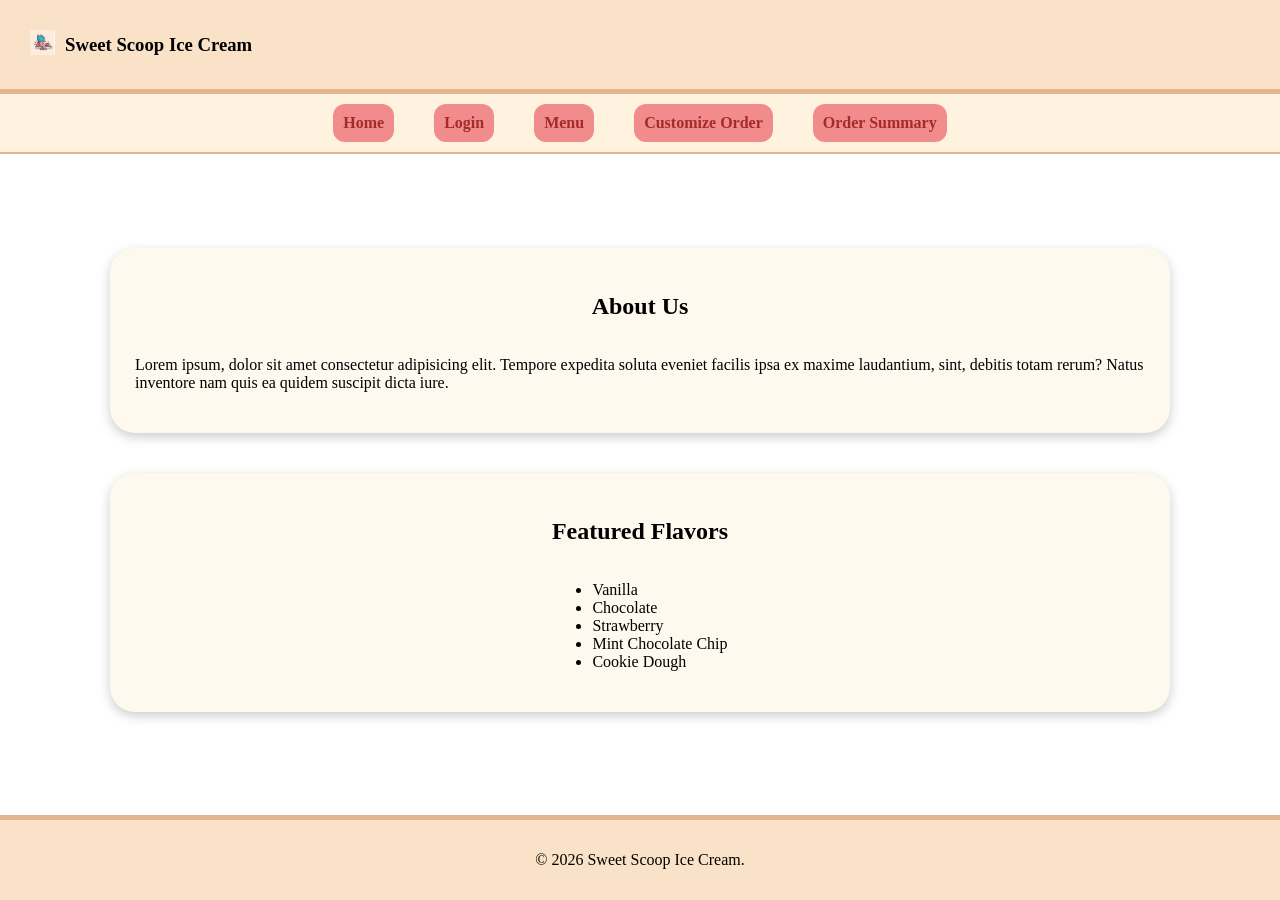
<file: index.html>
<!DOCTYPE html>
<!--
Group Members:
1. Youssef Ibrahim (UCID: 30245637)
2. Alexander Gamble (UCID: 30194498)
-->
<html lang="en">

<head>
    <meta charset="UTF-8">
    <meta name="viewport" content="width=device-width, initial-scale=1.0">
    <link rel="stylesheet" href="styles.css">
    <title>Sweet Scoop Ice Cream</title>
</head>

<body>
    <header id="page_header">
        <div>
            <div><img src="img/logo.jpeg" alt="Sweet Scoop Ice Cream Logo"></div>
        </div>

        <div>
            <h3>Sweet Scoop Ice Cream</h3>
        </div>
    </header>

    <nav>
        <ul>
            <li><a href="index.html">Home</a></li>
            <li><a href="login.html">Login</a></li>
            <li><a href="menu_view.html">Menu</a></li>
            <li><a href="customize_order.html">Customize Order</a></li>
            <li><a href="order_summary.html">Order Summary</a></li>
        </ul>
    </nav>

    <main class="index_main">
        <section id="about_us">
            <h2>About Us</h2>
            <p>Lorem ipsum, dolor sit amet consectetur adipisicing elit. Tempore expedita soluta eveniet facilis ipsa ex maxime laudantium, sint, debitis totam rerum? Natus inventore nam quis ea quidem suscipit dicta iure.</p>
        </section>

        <section id="featured_flavors">
            <h2>Featured Flavors</h2>
            <ul>
                <li>Vanilla</li>
                <li>Chocolate</li>
                <li>Strawberry</li>
                <li>Mint Chocolate Chip</li>
                <li>Cookie Dough</li>
            </ul>
        </section>
    </main>

    <footer>
        <p>&copy; 2026 Sweet Scoop Ice Cream.</p>
    </footer>
</body>

</html>
</file>
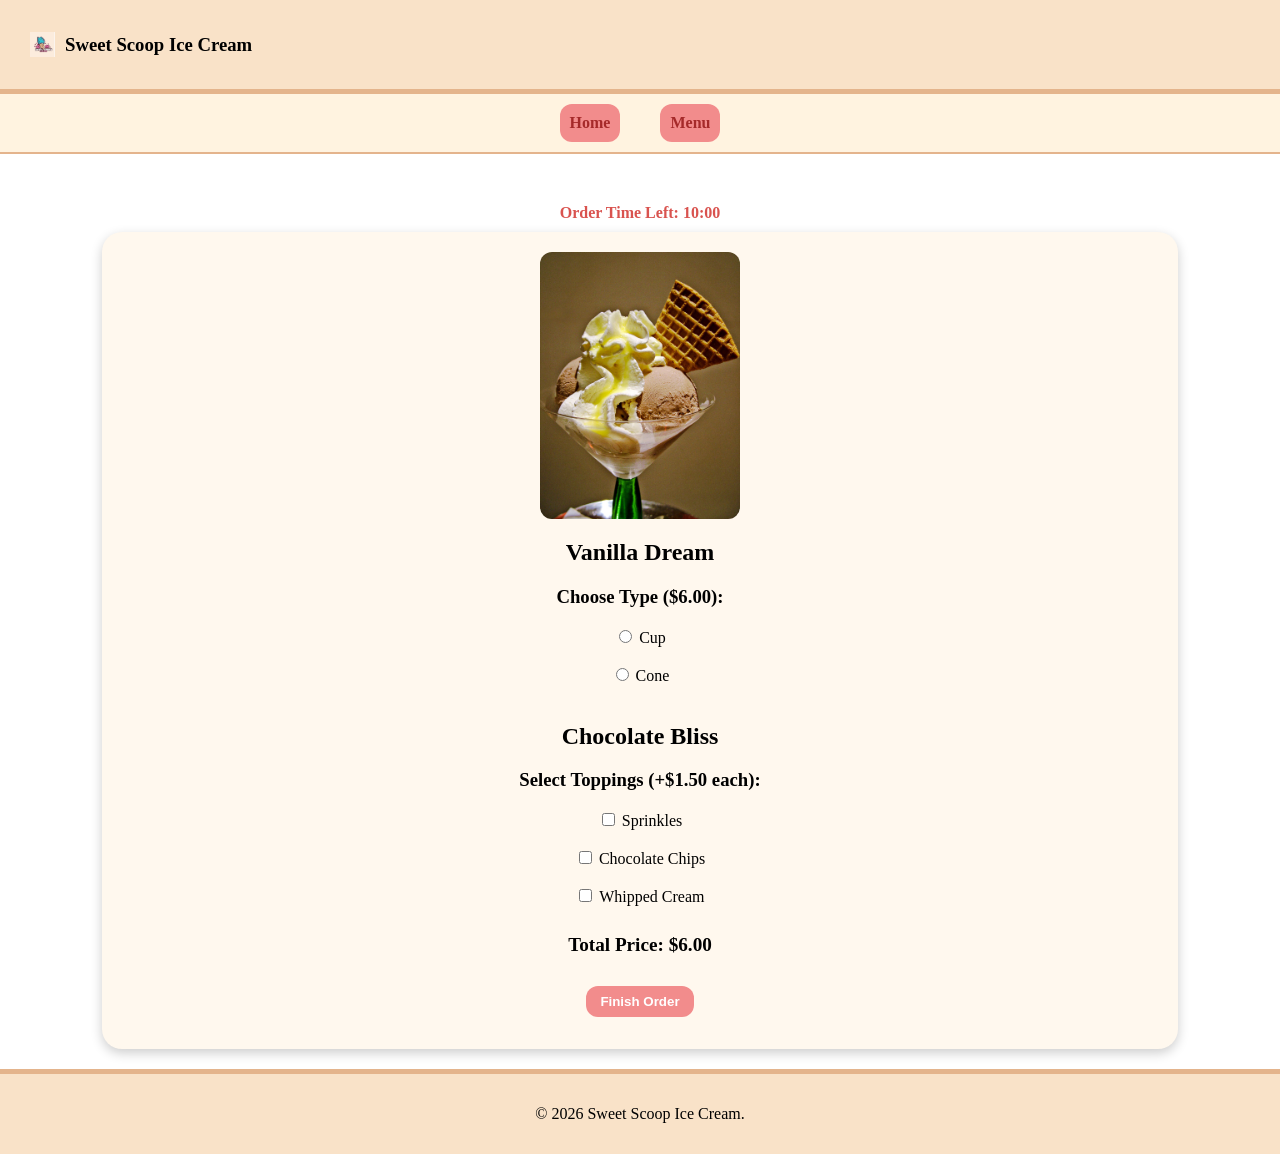
<file: customize_order.html>
<!DOCTYPE html>
<html lang="en">
<head>
    <meta charset="UTF-8">
    <meta name="viewport" content="width=device-width, initial-scale=1.0">
    <title>Customize Order</title>
    <link rel="stylesheet" href="styles.css">
    <style>
        #timer { font-weight: bold; color: #d9534f; margin-bottom: 10px; }
        #price-display { font-size: 1.2em; margin-top: 10px; font-weight: bold; }
    </style>
</head>

<body>
    <header id="page_header">
        <div><img src="img/logo.jpeg" alt="Sweet Scoop Ice Cream Logo"></div>
        <div><h3>Sweet Scoop Ice Cream</h3></div>
    </header>

    <nav>
        <ul>
            <li><a href="index.html">Home</a></li>
            <li><a href="menu_view.html">Menu</a></li>
        </ul>
    </nav>

    <main class="customize_order_main">
        <!-- 1. Order Timer -->
        <div id="timer">Order Time Left: <span id="time">10:00</span></div>

        <form id="iceCreamForm" action="order_summary.html" onsubmit="return validateOrder()">
            <div>
                <img src="img/icecream.jpg" alt="icecream image" id="customize_order_img">
            </div>

            <h2>Vanilla Dream</h2>
            <h3>Choose Type ($6.00):</h3>
            <input type="radio" id="type_cup" name="iceCreamType" value="Cup">
            <label for="type_cup">Cup</label><br><br>
            <input type="radio" id="type_cone" name="iceCreamType" value="Cone">
            <label for="type_cone">Cone</label><br><br>

            <h2>Chocolate Bliss</h2>
            <h3>Select Toppings (+$1.50 each):</h3>
            <!-- Added class 'topping' for easy price calculation -->
            <input type="checkbox" class="topping" id="topping1" name="topping" value="Sprinkles">
            <label for="topping1">Sprinkles</label><br><br>
            <input type="checkbox" class="topping" id="topping2" name="topping" value="Chocolate Chips">
            <label for="topping2">Chocolate Chips</label><br><br>
            <input type="checkbox" class="topping" id="topping3" name="topping" value="Whipped Cream">
            <label for="topping3">Whipped Cream</label><br><br>

            <!-- 2. Price Display -->
            <div id="price-display">Total Price: $6.00</div>

            <br>
            <button type="submit">Finish Order</button>
        </form>
    </main>

    <script>
    // 1. Timer Logic
    let totalSeconds = 600;
    const timerDisplay = document.getElementById('time');

    const countdown = setInterval(() => {
        let mins = Math.floor(totalSeconds / 60);
        let secs = totalSeconds % 60;

        let formattedMins = mins < 10 ? '0' + mins : mins;
        let formattedSecs = secs < 10 ? '0' + secs : secs;

        timerDisplay.textContent = `${formattedMins}:${formattedSecs}`;

        if (totalSeconds <= 0) {
            clearInterval(countdown);
            timerDisplay.style.color = "red";
            //alert("Your order session has expired. Please refresh the page.");
            window.location.href = "order_summary.html"
        } else {
            totalSeconds--;
        }
    }, 1000);

    // 2. Price Calculation Logic
    const form = document.getElementById('iceCreamForm');
    const priceDisplay = document.getElementById('price-display');

    // Function to calculate and update the total price
    function updatePrice() {
        const basePrice = 6.00;
        // Count how many checkboxes with the class 'topping' are checked
        const toppingCount = document.querySelectorAll('.topping:checked').length;
        const total = basePrice + (toppingCount * 1.50);
        
        priceDisplay.textContent = `Total Price: $${total.toFixed(2)}`;
    }

    // Listen for any change in the form (radio buttons or checkboxes)
    form.addEventListener('change', updatePrice);

    // 3. Selection Validation
    function validateOrder() {
        // Check if a radio button for Type (Cup/Cone) is selected
        const typeSelected = document.querySelector('input[name="iceCreamType"]:checked');
        // Check if at least one topping checkbox is selected
        const toppingSelected = document.querySelector('.topping:checked');

        if (!typeSelected) {
            alert("Selection Missing: Please choose a base type (Cup or Cone).");
            return false; // Prevents form submission
        }

        if (!toppingSelected) {
            alert("Selection Missing: Please select at least one topping for your Chocolate Bliss.");
            return false; // Prevents form submission
        }

        return true; // Allows form to submit to order_summary.html
    }
</script>


    <footer>
        <p>&copy; 2026 Sweet Scoop Ice Cream.</p>
    </footer>
</body>
</html>
</file>
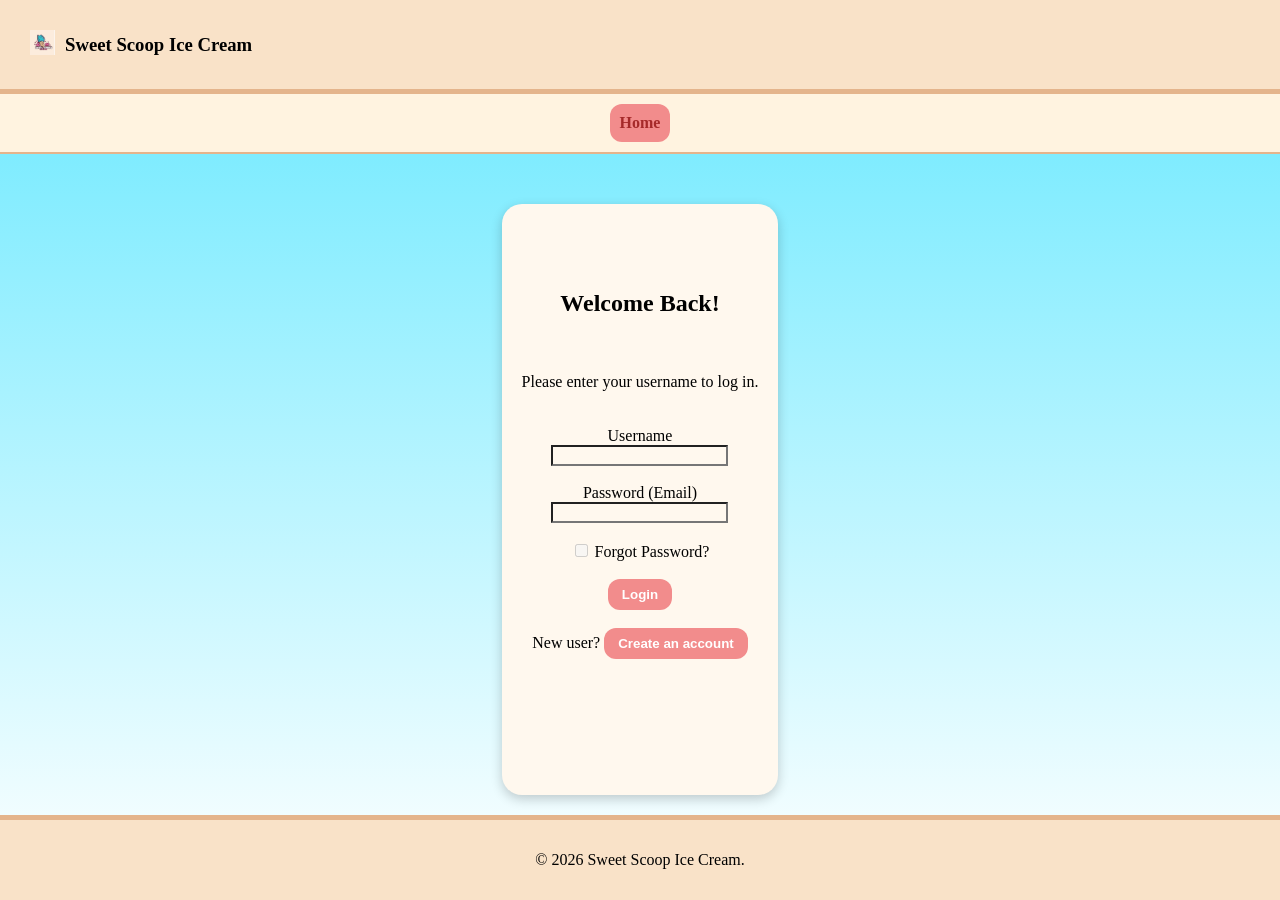
<file: login.html>
<!DOCTYPE html>
<html lang="en">

<head>
    <meta charset="UTF-8">
    <meta name="viewport" content="width=device-width, initial-scale=1.0">
    <link rel="stylesheet" href="styles.css">
    <title>Login</title>
</head>

<body class="signupBack">
    <header id="page_header">
        <div>
            <div><img src="img/logo.jpeg" alt="Sweet Scoop Ice Cream Logo"></div>
        </div>

        <div>
            <h3>Sweet Scoop Ice Cream</h3>
        </div>
    </header>

    <nav>
        <ul>
            <li><a href="index.html">Home</a></li>
        </ul>
    </nav>

    <main class="login_main">
        <div id="login_container">
            <h2>Welcome Back!</h2>
            <p>Please enter your username to log in.</p>
            <form id="login_form">
                <label for="username">Username</label><br>
                <input type="text" id="username" name="username" required><br><br>

                <label for="password">Password (Email)</label><br>
                <input type="password" id="password" name="password" required><br><br>

                <div>
                    <input type="checkbox" id="forgot_password" name="forgot_password" disabled>
                    <label for="forgot_password">Forgot Password?</label><br><br>
                </div>

                <button id="loginbutton">Login</button>

                <br />
                <br />
                <label for="signupbutton">New user?</label>
                <button id="signupbutton" onclick="window.location.href='signup.html'">Create an account</button>

            </form>
            <div id="messageBox" class="message-box"></div>
        </div>
    </main>

    <footer>
        <p>&copy; 2026 Sweet Scoop Ice Cream.</p>
    </footer>
</body>

<script>

    const loginbutton = document.getElementById('loginbutton');

    function showMessage(messages, type) {
        const box = document.getElementById('messageBox');
        box.className = 'message-box ' + (type === 'error' ? 'error-box' : 'success-box');
        box.innerHTML = Array.isArray(messages) ? messages.join('<br>') : messages;
        box.style.display = 'block';
        type === 'error' ? box.className = 'error' : box.className = 'success';
    }

    async function fetchData() {
        try {
            const response = await fetch('https://jsonplaceholder.typicode.com/users');
            const data = await response.json();
            return data;
        } catch (e) {
            console.error("Error fetching data: ", e.message);
        }
    }

    async function login(event) {
        event.preventDefault();
        const usernameInput = document.getElementById('username').value;
        const passwordInput = document.getElementById('password').value;

        const users = await fetchData();
        console.log(users);

        const user = users.find(u => u.username.toLowerCase() === usernameInput.toLowerCase() && u.email === passwordInput);
        if (user) {
            showMessage("Welcome, " + user.name + "! Redirecting to menu...", "success");
            setTimeout(() => {
                window.location.href = "menu_view.html";
            }, 2000);
        } else {
            showMessage("Invalid username or password. Please try again.", "error");
        }
    }

    loginbutton.addEventListener('click', login);
</script>
</html>
</file>
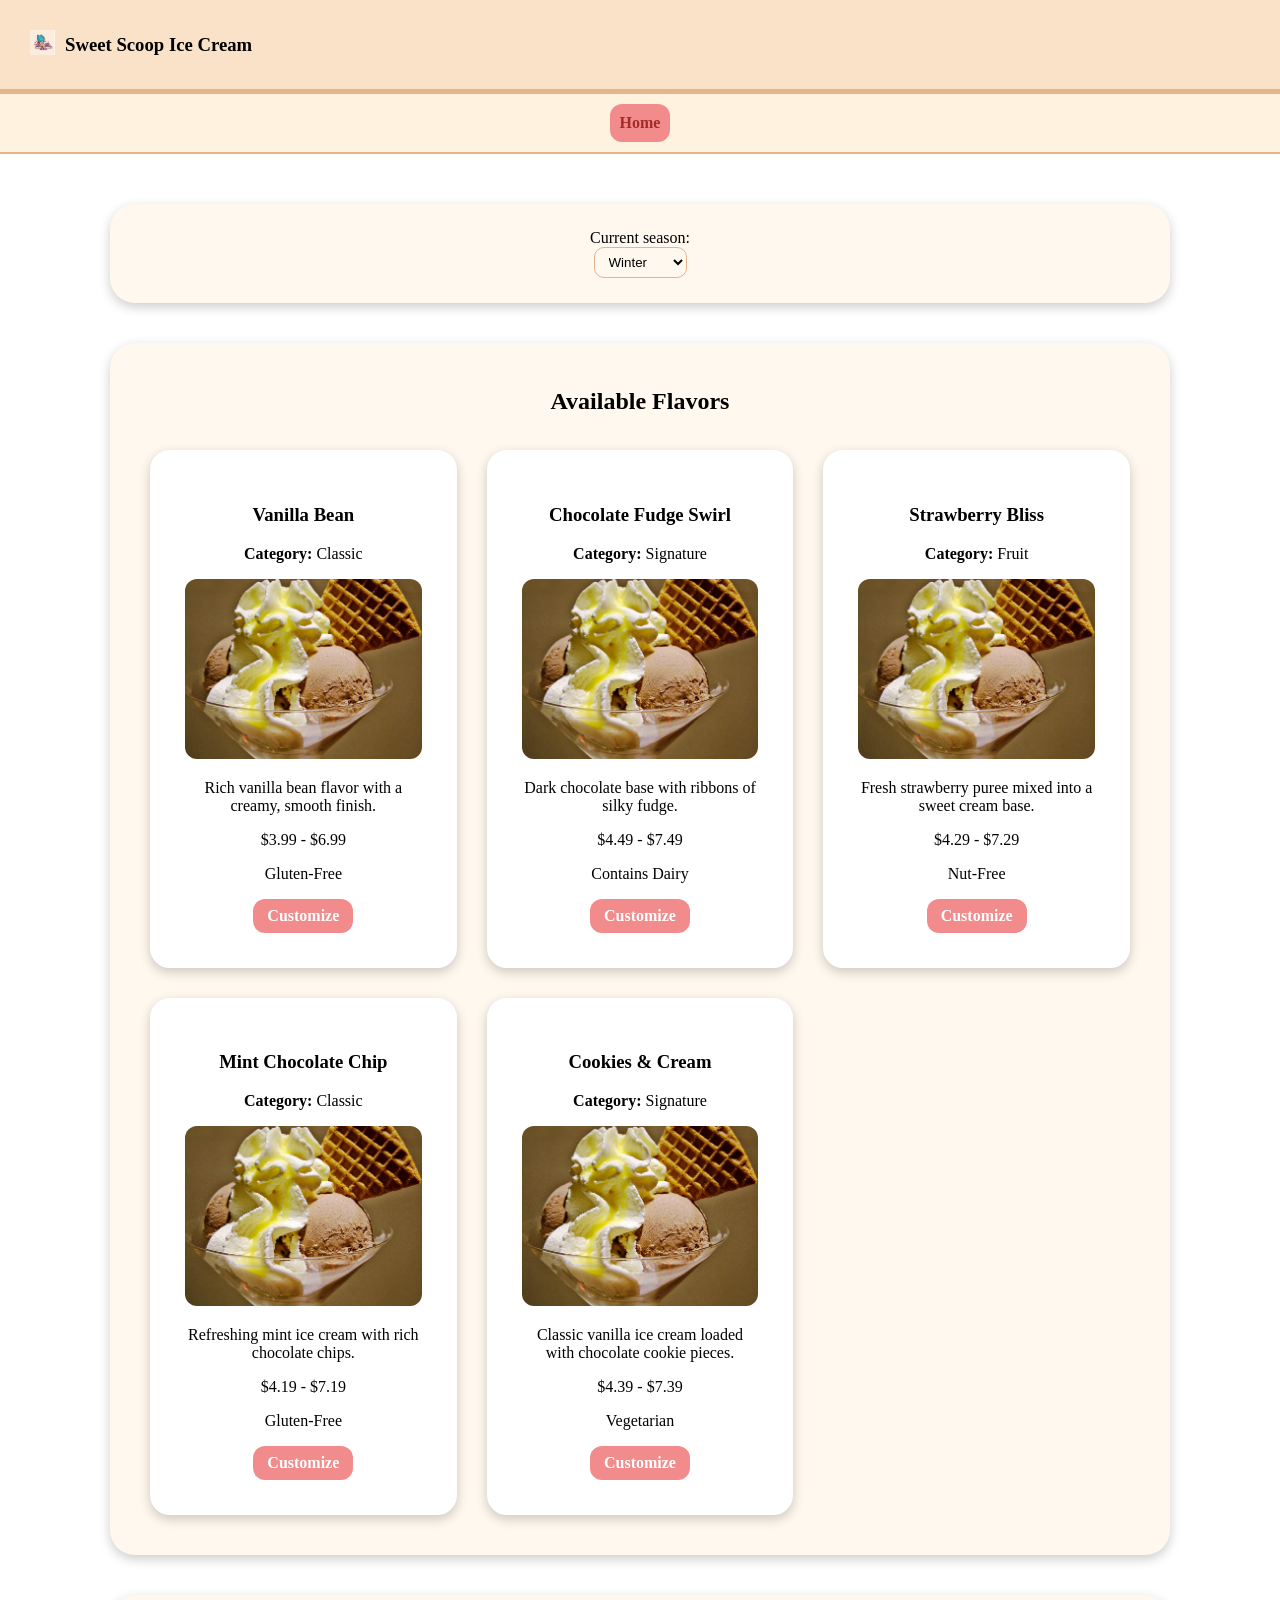
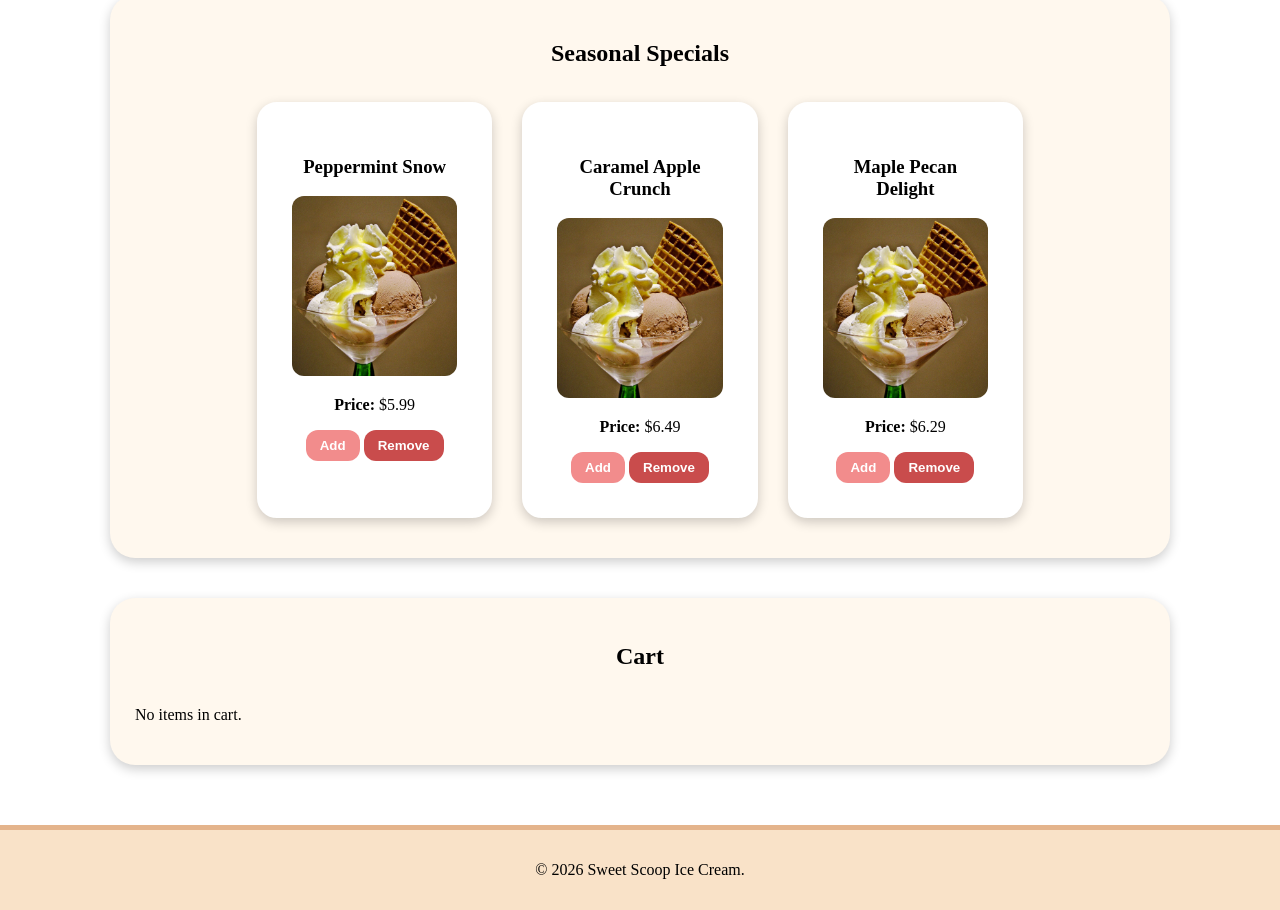
<file: menu_view.html>
<!DOCTYPE html>
<html lang="en">

<head>
    <meta charset="UTF-8">
    <meta name="viewport" content="width=device-width, initial-scale=1.0">
    <link rel="stylesheet" href="styles.css">
    <title>Menu View</title>
</head>

<body>
    <header id="page_header">
        <div>
            <div><img src="img/logo.jpeg" alt="Sweet Scoop Ice Cream Logo"></div>
        </div>
        <div>
            <h3>Sweet Scoop Ice Cream</h3>
        </div>
    </header>

    <nav>
        <ul>
            <li><a href="index.html">Home</a></li>
        </ul>
    </nav>

    <main class="menu_main">
        <section class="season_selector">
            <label for="season_filter">Current season:</label>
            <select id="season_filter" name="season_filter">
                <option value="winter-2026" selected>Winter</option>
                <option value="fall-2025">Fall</option>
                <option value="summer-2025">Summer</option>
                <option value="spring-2025">Spring</option>
            </select>
        </section>

        <section>
            <h2>Available Flavors</h2>
            <div class="tile_grid">
                <article class="ice_cream_tile">
                    <h3>Vanilla Bean</h3>
                    <p><strong>Category:</strong> Classic</p>
                    <img src="img/icecream.jpg" alt="Vanilla ice cream scoop">
                    <p>Rich vanilla bean flavor with a creamy, smooth finish.</p>
                    <p>$3.99 - $6.99</p>
                    <p>Gluten-Free</p>
                    <a href="customize_order.html" class="customize_link">Customize</a>
                </article>

                <article class="ice_cream_tile">
                    <h3>Chocolate Fudge Swirl</h3>
                    <p><strong>Category:</strong> Signature</p>
                    <img src="img/icecream.jpg" alt="Chocolate ice cream in cone">
                    <p>Dark chocolate base with ribbons of silky fudge.</p>
                    <p>$4.49 - $7.49</p>
                    <p>Contains Dairy</p>
                    <a href="customize_order.html" class="customize_link">Customize</a>
                </article>

                <article class="ice_cream_tile">
                    <h3>Strawberry Bliss</h3>
                    <p><strong>Category:</strong> Fruit</p>
                    <img src="img/icecream.jpg" alt="Strawberry ice cream bowl">
                    <p>Fresh strawberry puree mixed into a sweet cream base.</p>
                    <p>$4.29 - $7.29</p>
                    <p>Nut-Free</p>
                    <a href="customize_order.html" class="customize_link">Customize</a>
                </article>

                <article class="ice_cream_tile">
                    <h3>Mint Chocolate Chip</h3>
                    <p><strong>Category:</strong> Classic</p>
                    <img src="img/icecream.jpg" alt="Mint chocolate chip ice cream">
                    <p>Refreshing mint ice cream with rich chocolate chips.</p>
                    <p>$4.19 - $7.19</p>
                    <p>Gluten-Free</p>
                    <a href="customize_order.html" class="customize_link">Customize</a>
                </article>

                <article class="ice_cream_tile">
                    <h3>Cookies &amp; Cream</h3>
                    <p><strong>Category:</strong> Signature</p>
                    <img src="img/icecream.jpg" alt="Cookies and cream ice cream">
                    <p>Classic vanilla ice cream loaded with chocolate cookie pieces.</p>
                    <p>$4.39 - $7.39</p>
                    <p>Vegetarian</p>
                    <a href="customize_order.html" class="customize_link">Customize</a>
                </article>
            </div>
        </section>

        <section>
            <h2>Seasonal Specials</h2>
            <div class="tile_grid">
                <article class="ice_cream_tile">
                    <h3>Peppermint Snow</h3>
                    <img src="img/icecream.jpg" alt="Peppermint ice cream">
                    <p><strong>Price:</strong> $5.99</p>
                    <div class="special_actions">
                        <button class="add_btn">Add</button>
                        <button class="remove_btn">Remove</button>
                    </div>
                </article>

                <article class="ice_cream_tile">
                    <h3>Caramel Apple Crunch</h3>
                    <img src="img/icecream.jpg" alt="Caramel ice cream scoop">
                    <p><strong>Price:</strong> $6.49</p>
                    <div class="special_actions">
                        <button class="add_btn">Add</button>
                        <button class="remove_btn">Remove</button>
                    </div>
                </article>

                <article class="ice_cream_tile">
                    <h3>Maple Pecan Delight</h3>
                    <img src="img/icecream.jpg" alt="Maple pecan ice cream">
                    <p><strong>Price:</strong> $6.29</p>
                    <div class="special_actions">
                        <button class="add_btn">Add</button>
                        <button class="remove_btn">Remove</button>
                    </div>
                </article>
            </div>
        </section>

        <!--Cart Section-->
        <section id="cart">
            <h2>Cart</h2>
            <div id="cart_items">
                <p>No items in cart.</p>
            </div>
        </section>
    </main>

    <footer>
        <p>&copy; 2026 Sweet Scoop Ice Cream.</p>
    </footer>
</body>

<script type="text/javascript">
    const addButtons = document.querySelectorAll(".add_btn");
    const removeButtons = document.querySelectorAll(".remove_btn");
    const cart = document.getElementById('cart_items');

    let items = [];

    function renderCartItems(items) {
        cart.innerHTML = "";

        if (items.length === 0) {
            cart.innerHTML = "<p>No items in cart.</p>";
        } else {
            items.forEach(item => {
                const newItem = document.createElement("div");
                newItem.classList.add('ice_cream');
                newItem.innerHTML = `
                <article class="cart">
                    <h3>${item.name} (${item.quantity})</h3>
                    <h3>$${(item.quantity * item.price).toFixed(2)}</h3>
                </article>
            `;
                cart.appendChild(newItem);
            });
        }
    }


    addButtons.forEach(button => {
        button.addEventListener("click", () => {

            const tile = button.closest(".ice_cream_tile");
            const name = tile.querySelector("h3").textContent;

            const priceText = tile.querySelector("p").textContent;
            const price = parseFloat(priceText.replace("Price:", "").replace("$", ""));

            const existingItem = items.find(item => item.name === name);

            if (existingItem) {
                existingItem.quantity += 1;
            } else {
                items.push({
                    name,
                    price,
                    quantity: 1
                });
            }

            renderCartItems(items);
        })
    })

    removeButtons.forEach(button => {
        button.addEventListener("click", () => {
            const tile = button.closest(".ice_cream_tile");
            const name = tile.querySelector("h3").textContent;

            const existingItem = items.find(item => item.name === name);
            if (existingItem) {
                existingItem.quantity -= 1;
                if (existingItem.quantity === 0) {
                    items = items.filter(item => item.name !== name);
                }
            }

            renderCartItems(items);
        })
    })

    renderCartItems(items);

</script>

</html>
</file>
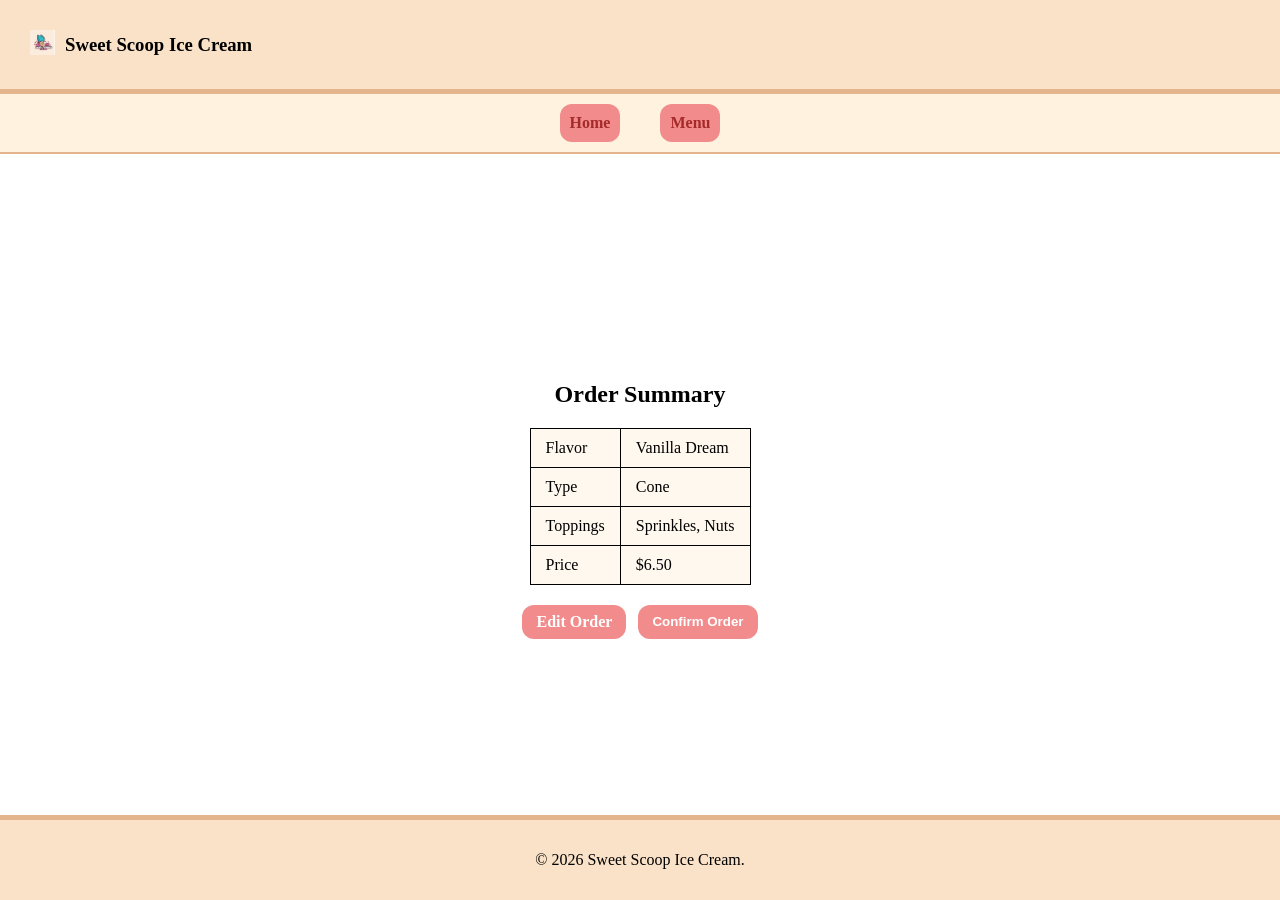
<file: order_summary.html>
<!DOCTYPE html>
<html lang="en">

<head>
    <meta charset="UTF-8">
    <meta name="viewport" content="width=device-width, initial-scale=1.0">
    <link rel="stylesheet" href="styles.css">
    <title>Sweet Scoop Ice Cream</title>
</head>

<body>
    <header id="page_header">
        <div>
            <div><img src="img/logo.jpeg" alt="Sweet Scoop Ice Cream Logo"></div>
        </div>

        <div>
            <h3>Sweet Scoop Ice Cream</h3>
        </div>
    </header>

    <nav>
        <ul>
            <li><a href="index.html">Home</a></li>
            <li><a href="menu_view.html">Menu</a></li>
        </ul>
    </nav>

    <main class="order_summary_main">
        <h2>Order Summary</h2>
        <table>
            <tbody>
                <tr>
                    <td>Flavor</td>
                    <td>Vanilla Dream</td>
                </tr>
                <tr>
                    <td>Type</th>
                    <td>Cone</td>
                </tr>
                <tr>
                    <td>Toppings</th>
                    <td>Sprinkles, Nuts</td>
                </tr>
                <tr>
                    <td>Price</th>
                    <td>$6.50</td>
                </tr>
            </tbody>
        </table>

        <div class="summary_actions">
            <a href="customize_order.html" class="action_btn">Edit Order</a>
            <button type="button" class="action_btn">Confirm Order</button>
        </div>
    </main>

    <footer>
        <p>&copy; 2026 Sweet Scoop Ice Cream.</p>
    </footer>
</body>

</html>
</file>
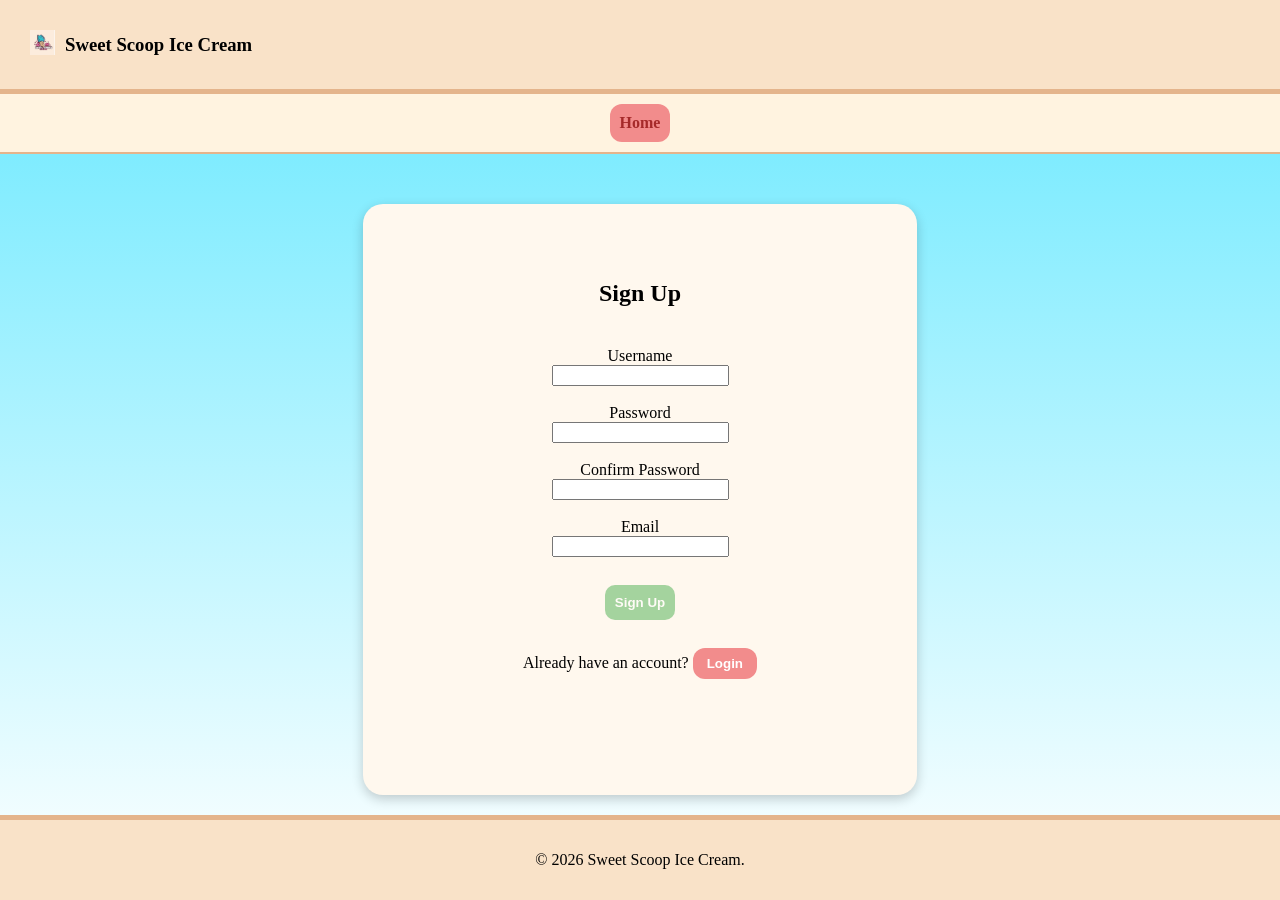
<file: signup.html>
<!DOCTYPE html>
<html lang="en">
<head>
    <meta charset="UTF-8">
    <meta name="viewport" content="width=device-width, initial-scale=1.0">
    <link rel="stylesheet" href="styles.css">
    <title>Signup</title>
</head>
<body class="signupBack">
    <header id="page_header">
        <div>
            <div><img src="img/logo.jpeg" alt="Sweet Scoop Ice Cream Logo"></div>
        </div>
        <div>
            <h3>Sweet Scoop Ice Cream</h3>
        </div>
    </header>

    <nav>
        <ul>
            <li><a href="index.html">Home</a></li>
        </ul>
    </nav>

    <main class="signup_main">
        <div id="signup_container">
            <h2>Sign Up</h2>
            <form id="signupForm" autocomplete="off" novalidate>
                <label for="username">Username</label><br>
                <input type="text" id="username" name="username" required><br><br>

                <label for="password">Password</label><br>
                <input type="password" id="password" name="password" required><br><br>

                <label for="confirmPassword">Confirm Password</label><br>
                <input type="password" id="confirmPassword" name="confirmPassword" required><br><br>

                <label for="email">Email</label><br>
                <input type="email" id="email" name="email" required><br><br>

                <button type="submit" class="btn-signup">Sign Up</button>
                <br /><br />
                <label for="loginbutton">Already have an account?</label>
                <button id="loginbutton" onclick="window.location.href='login.html'; return false;">Login</button>
            </form>
            <div id="messageBox" class="message-box"></div>
        </div>
    </main>

    <footer>
        <p>&copy; 2026 Sweet Scoop Ice Cream.</p>
    </footer>
    <script>
        // Validation regexes
        const usernameRegex = /^[A-Za-z][A-Za-z0-9_-]{2,19}$/;
        const passwordRegex = /^(?=.*[a-z])(?=.*[A-Z])(?=.*\d)(?=.*[!@#$%^&*()\-_=+\[\]{}|;:'",.<>?/`~])[A-Za-z\d!@#$%^&*()\-_=+\[\]{}|;:'",.<>?/`~]{8,}$/;
        const emailRegex = /^[^\s@]+@[^\s@]+\.(com|net|io)$/i;

        function showMessage(messages, type) {
            const box = document.getElementById('messageBox');
            box.className = 'message-box ' + (type === 'error' ? 'error-box' : 'success-box');
            box.innerHTML = Array.isArray(messages) ? messages.join('<br>') : messages;
            box.style.display = 'block';
            type === 'error' ? box.className = 'error' : box.className = 'success';
        }

        function hideMessage() {
            const box = document.getElementById('messageBox');
            box.style.display = 'none';
        }

        document.getElementById('signupForm').addEventListener('submit', function (e) {
            e.preventDefault();
            hideMessage();
            const username = document.getElementById('username').value.trim();
            const password = document.getElementById('password').value;
            const confirmPassword = document.getElementById('confirmPassword').value;
            const email = document.getElementById('email').value.trim();

            let errors = [];

            // Username validation
            if (!usernameRegex.test(username)) {
                errors.push("Username must be 3-20 characters, start with a letter, and only contain letters, numbers, hyphens, or underscores.");
            }
            if (/\s/.test(username)) {
                errors.push("Username cannot contain spaces.");
            }

            // Password validation
            if (!passwordRegex.test(password)) {
                errors.push("Password must be at least 8 characters, include uppercase, lowercase, number, and allowed special character.");
            }
            if (/\s/.test(password)) {
                errors.push("Password cannot contain spaces.");
            }

            // Confirm password
            if (password !== confirmPassword) {
                errors.push("Confirm Password must match Password.");
            }

            // Email validation
            if (!emailRegex.test(email)) {
                errors.push("Email must be valid and end with .com, .net, or .io.");
            }
            if (/\s/.test(email)) {
                errors.push("Email cannot contain spaces.");
            }

            if (errors.length > 0) {
                showMessage(errors, 'error');
                return;
            }

            // Success
            showMessage("Signup successful! Redirecting to Login page...", 'success');
            setTimeout(function () {
                window.location.href = "login.html";
            }, 1500);
        });
    </script>
</body>
</html>
</file>
<file: styles.css>
html,
body {
    margin: 0;
    padding: 0;
    height: 100%;
}

body {
    min-height: 100vh;
    display: flex;
    flex-direction: column;
}

main {
    flex: 1;
}

main section h2 { text-align: center; }

header {
    background-color: #f9e2c8;
    display: flex;
    gap: 10px;
    align-items: center;
    justify-content: flex-start;
    padding: 15px 30px;
    border-bottom: 5px solid #e4b48c;
}

header img {
    width: 25px;
    height: 25px;
}

#page_header > div {
    margin: 0;
    display: flex;
    align-items: center;
}

nav {
    background-color: #fff3e0;
    display: flex;
    justify-content: center;
    padding: 10px;
    border-bottom: 2px solid #e4b48c;
    margin-bottom: 30px;
    flex-wrap: wrap;
}

nav ul {
    list-style: none;
    margin: 0;
    padding: 0;
    display: flex;
    flex-wrap: wrap;
    gap: 20px;
    align-items: center;
}

nav a {
    display: block;
    text-decoration: none;
    color: brown;
    background-color: #f28c8c;
    font-weight: bold;
    padding: 10px;
    margin-left: 10px;
    margin-right: 10px;
    border-radius: 12px;
}

main section {
    display: flex;
    background-color: #fff8ee;
    border-radius: 25px;
    margin-bottom: 40px;
    box-shadow: 0 4px 12px rgba(0, 0, 0, 0.2);
    justify-content: center;
    align-items: center;
    flex-direction: column;
    padding: 25px;
}

footer {
    background-color: #f9e2c8;
    display: flex;
    row-gap: 10px;
    align-items: center;
    justify-content: center;
    padding: 15px;
    border-top: 5px solid #e4b48c;
}

.index_main {
    display: flex;
    flex-direction: column;
    justify-content: center;
    width: 100%;
    max-width: 1100px;
    margin: 0 auto;
    padding: 20px;
    box-sizing: border-box;
}

.login_main {
    display: flex;
    justify-content: center;
    width: 100%;
    max-width: 1100px;
    margin: 0 auto;
    padding: 20px;
}

#login_container {
    display: flex;
    flex-direction: column;
    gap: 20px;
    justify-content: center;
    align-items: center;
    background-color: #fff8ee;
    border-radius: 20px;
    box-shadow: 0 4px 12px rgba(0, 0, 0, 0.2);
    padding: 20px;
}

#login_form {
    text-align: center;
    margin: 0 auto 70px;
}

#login_form input[type="text"],
#login_form input[type="password"] {
    background-color: #fff8ee;
}

#messageBox {
    margin-top: 20px;
    padding: 12px 16px;
    border-radius: 8px;
    border: 1px solid #e5a1a8;
    text-align: center;
    font-size: 14px;
    display: none;
}
.error {
    background-color: #f8d7da;
}
.success {
    background-color: #81C784;
}

.signupBack {
    background-image: linear-gradient(to top, #ffffff, #65e8ff);
    background-color: #ffffff;
}

.signup_main {
    display: flex;
    justify-content: center;
    width: 100%;
    max-width: 1100px;
    margin: 0 auto;
    padding: 20px;
}

#signup_container {
    display: flex;
    flex-direction: column;
    gap: 20px;
    justify-content: center;
    align-items: center;
    background-color: #fff8ee;
    border-radius: 20px;
    box-shadow: 0 4px 12px rgba(0, 0, 0, 0.2);
    padding: 20px 160px 10px 160px;
}

#signupForm {
    text-align: center;
    justify-content: center;
    margin: 0 auto 70px;
}

.btn-signup {
    background-color: #4CAF50;
    padding: 10px;
    border-radius: 10px;
    margin: 10px;
    opacity: 0.5;
}

.btn-signup:hover {
    opacity: 1.0;
    background-color: #45A049;
}

#signup_form input[type="text"],
#signup_form input[type="password"] {
    background-color: #fff8ee;
}

form button,
.add_btn {
    background-color: #f28c8c;
    color: #ffffff;
    font-weight: bold;
    border-radius: 12px;
    padding: 8px 14px;
    border: none;
    cursor: pointer;
}

.menu_main {
    width: 100%;
    max-width: 1100px;
    margin: 0 auto;
    padding: 20px;
    box-sizing: border-box;
}

.season_selector {
    text-align: center;
}

.season_selector select {
    background-color: #fff8ee;
    border-radius: 10px;
    padding: 6px 10px;
    border: 1px solid #e4b48c;
}

.tile_grid {
    text-align: center;
    display: flex;
    flex-wrap: wrap;
}

.ice_cream_tile {
    background-color: #ffffff;
    border: 20px solid #ffffff;
    border-radius: 20px;
    padding: 15px;
    margin: 15px;
    box-shadow: 0 4px 12px rgba(0, 0, 0, 0.2);
    width: calc(33.333% - 30px);
    text-align: center;
    box-sizing: border-box;
}

.ice_cream_tile img {
    width: 100%;
    height: 180px;
    object-fit: cover;
    border-radius: 12px;
}

.ice_cream_tile:hover {
    background-color: #f1f1f1;
}

.special_actions {
    margin-top: 10px;
}

.remove_btn {
    background-color: #c94c4c;
    color: #ffffff;
    font-weight: bold;
    border-radius: 12px;
    padding: 8px 14px;
    border: none;
    cursor: pointer;
}

.customize_link {
    display: inline-block;
    text-decoration: none;
    background-color: #f28c8c;
    color: #ffffff;
    font-weight: bold;
    border-radius: 12px;
    padding: 8px 14px;
    border: none;
    cursor: pointer;
}

#banner_img {
    width: 100%;
    height: 15rem;
    object-fit: cover;
    border-radius: 12px;
    display: block;
    margin: 0 auto;
}

.customize_order_main {
    width: 100%;
    max-width: 1100px;
    margin: 0 auto;
    padding: 20px;
    display: flex;
    justify-content: center;
    flex-direction: column;
    align-items: center;
    border-radius: 25px;
}

.customize_order_main form {
    max-width: 500px;
    margin: 0 auto;
    text-align: center;
    padding: 20px 288px 20px 288px;
    background-color: #fff8ee;
    border-radius: 20px;
    box-shadow: 0 4px 12px rgba(0, 0, 0, 0.2);
}

.customize_order_main form button {
    display: block;
    margin: 12px auto;
}

#customize_order_img {
    width: 40%;
    height: 40%;
    border-radius: 12px;
    display: block;
    margin: 0 auto;
}

.action_btn {
    display: inline-block;
    text-decoration: none;
    background-color: #f28c8c;
    color: #ffffff;
    font-weight: bold;
    border-radius: 12px;
    padding: 8px 14px;
    border: none;
    cursor: pointer;
}

.order_summary_main {
    width: 100%;
    max-width: 1100px;
    margin: 0 auto;
    padding: 20px;
    display: flex;
    justify-content: center;
    flex-direction: column;
    align-items: center;
    box-sizing: border-box;
}

.order_summary_main > table {
    margin: 0 auto;
    border-collapse: collapse;
    border: 1px solid black;
    background-color: #fff8ee;
    text-align: left;
}

.order_summary_main td {
    border: 1px solid #000;
    padding: 10px 15px;
}

.summary_actions {
    display: flex;
    justify-content: center;
    gap: 12px;
    margin-top: 20px;
}

/*Part 1 CSS styling*/
#cart_items {
    width: 100%;
}

.cart {
    display: flex;
    justify-content: space-between;
    align-items: center;
    background-color: #ffffff;
    border: 2px solid #e4b48c;
    border-radius: 12px;
    padding: 8px 14px;
    margin-top: 10px;
}

.cart h3 {
    margin: 0;
    font-size: 16px;
}
/**/
</file>
